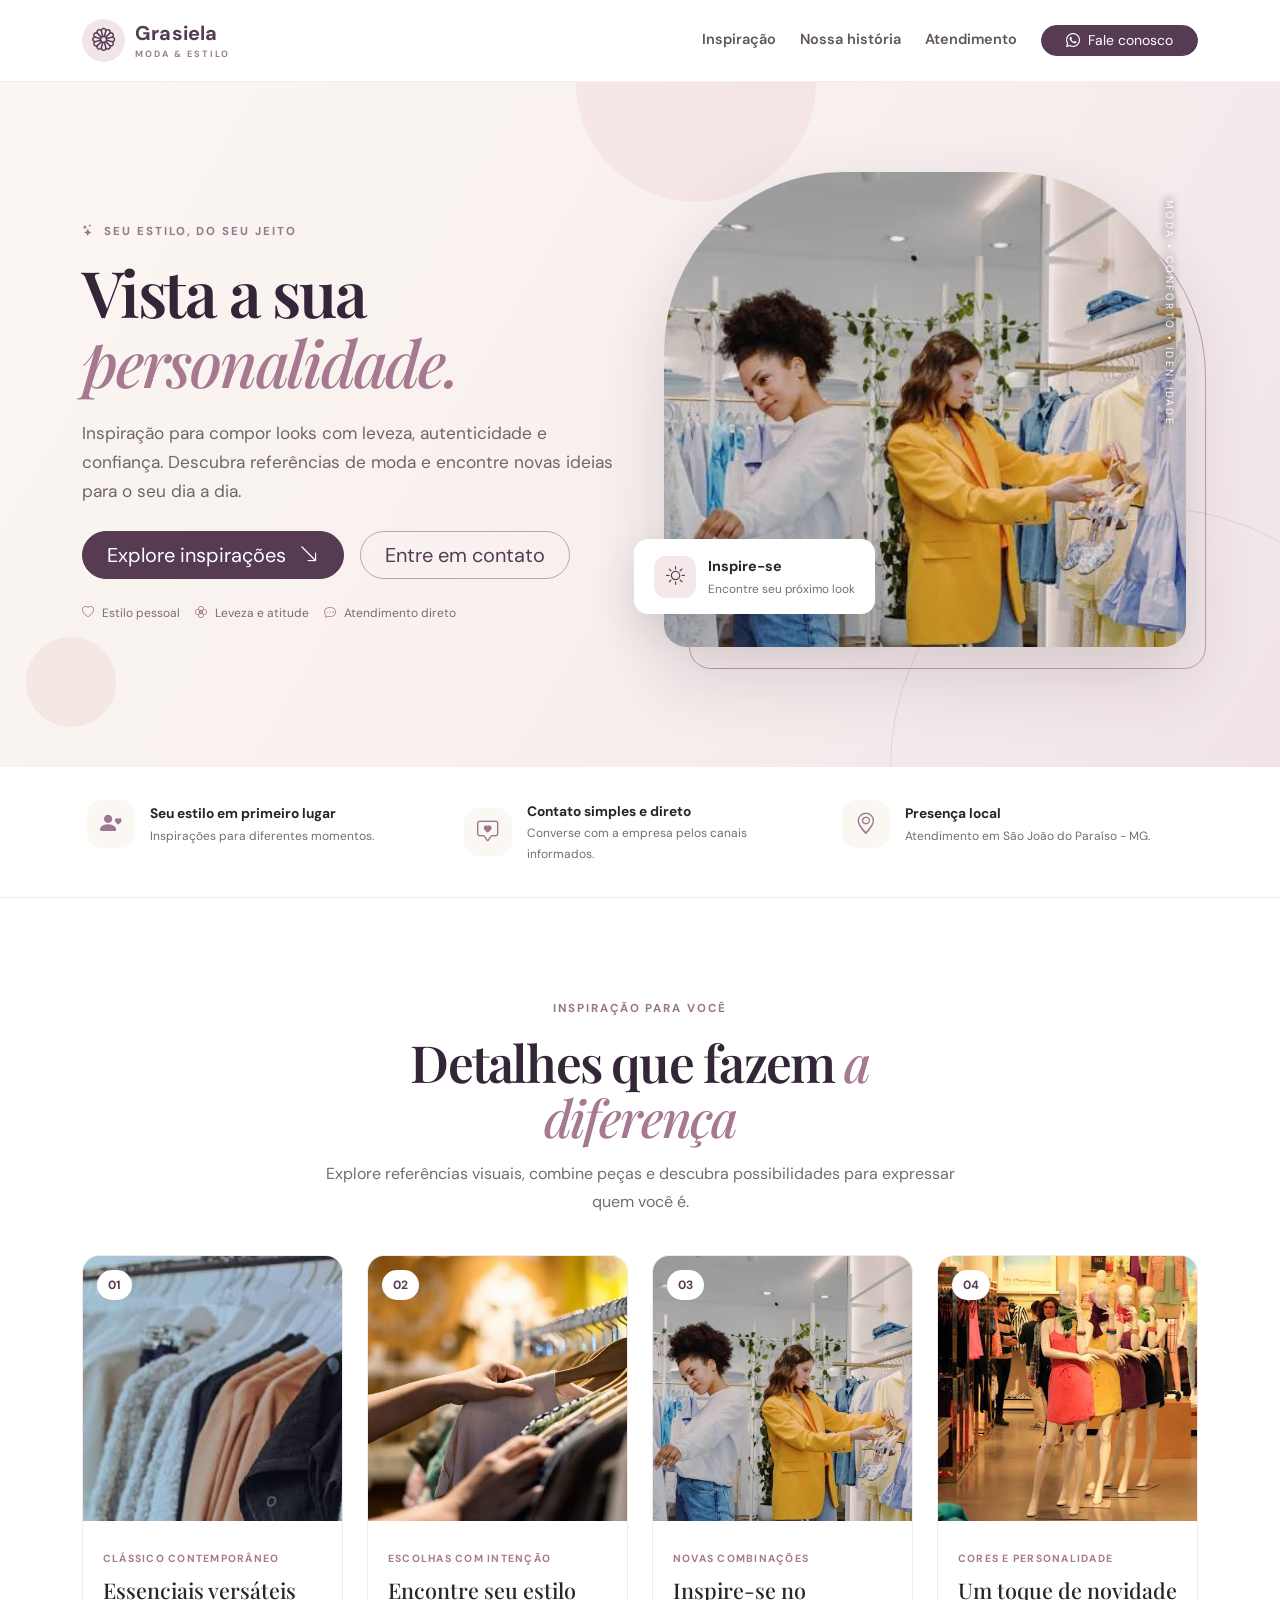
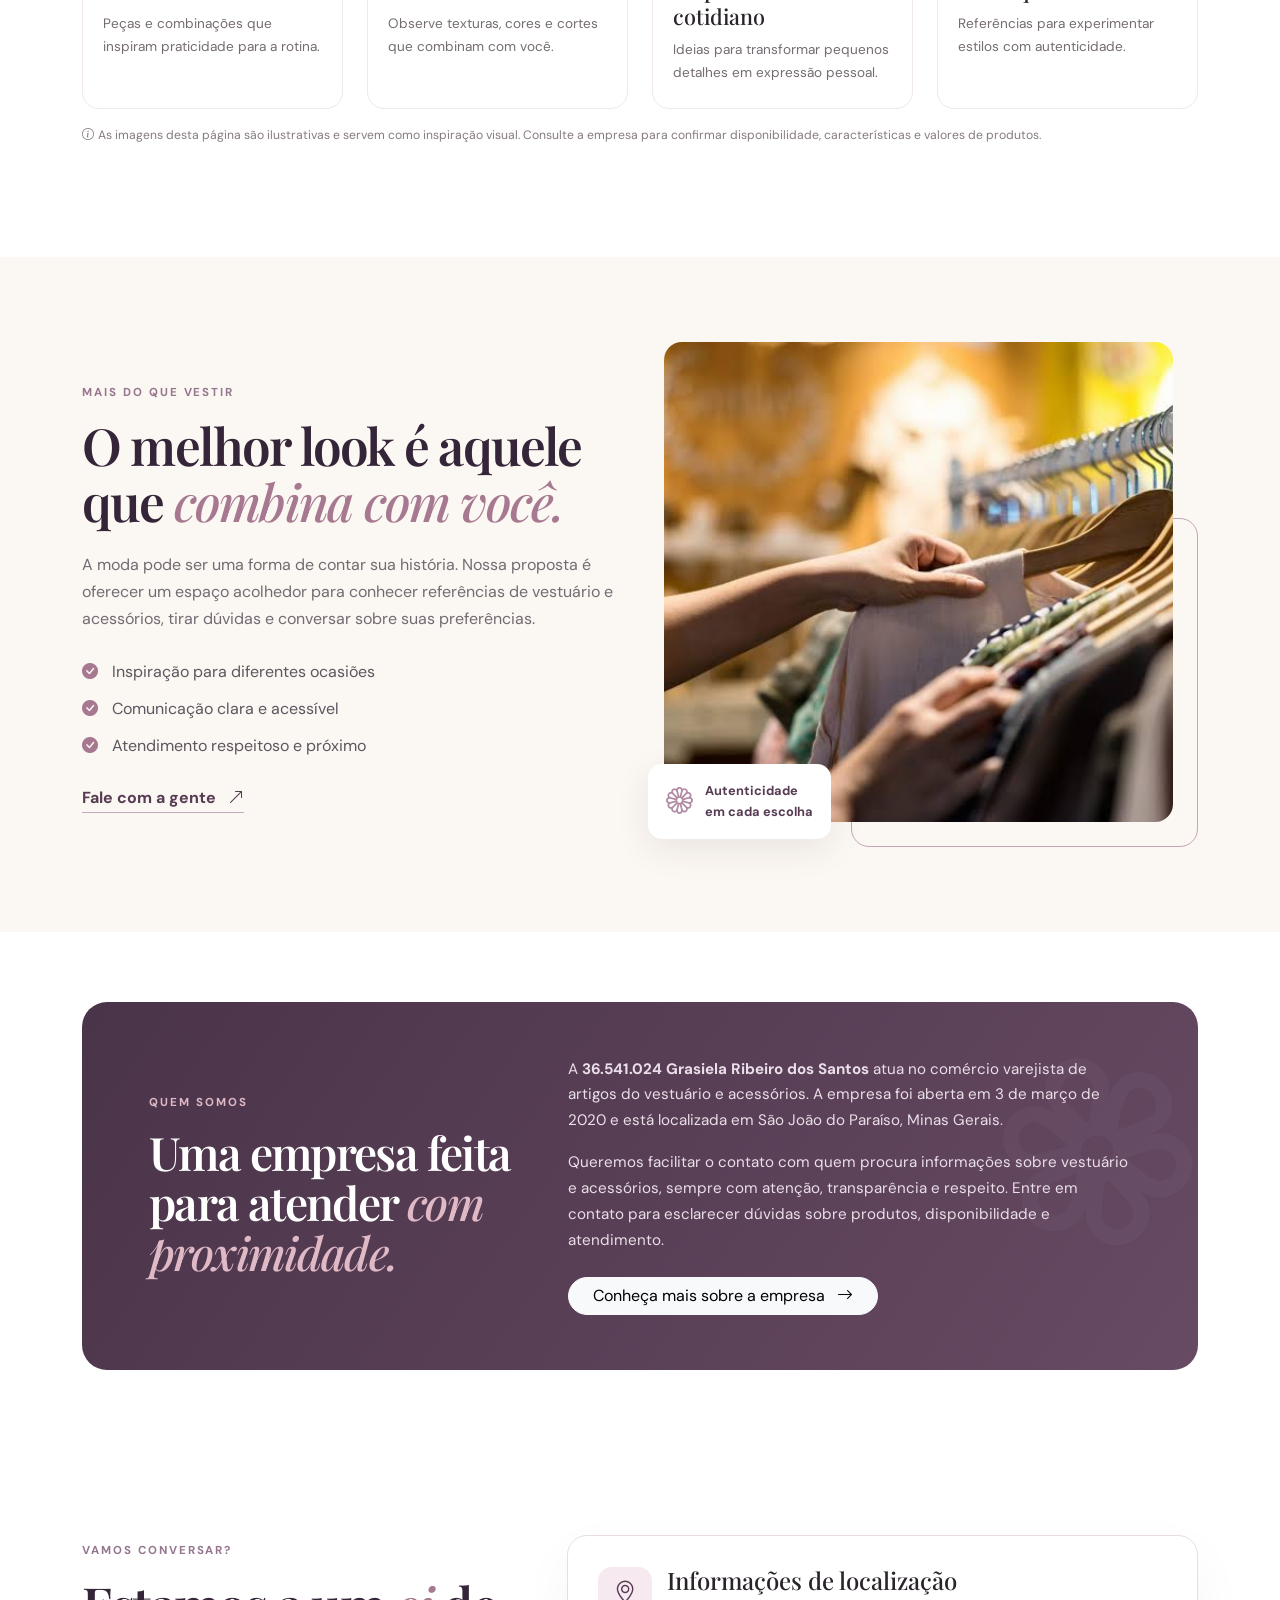
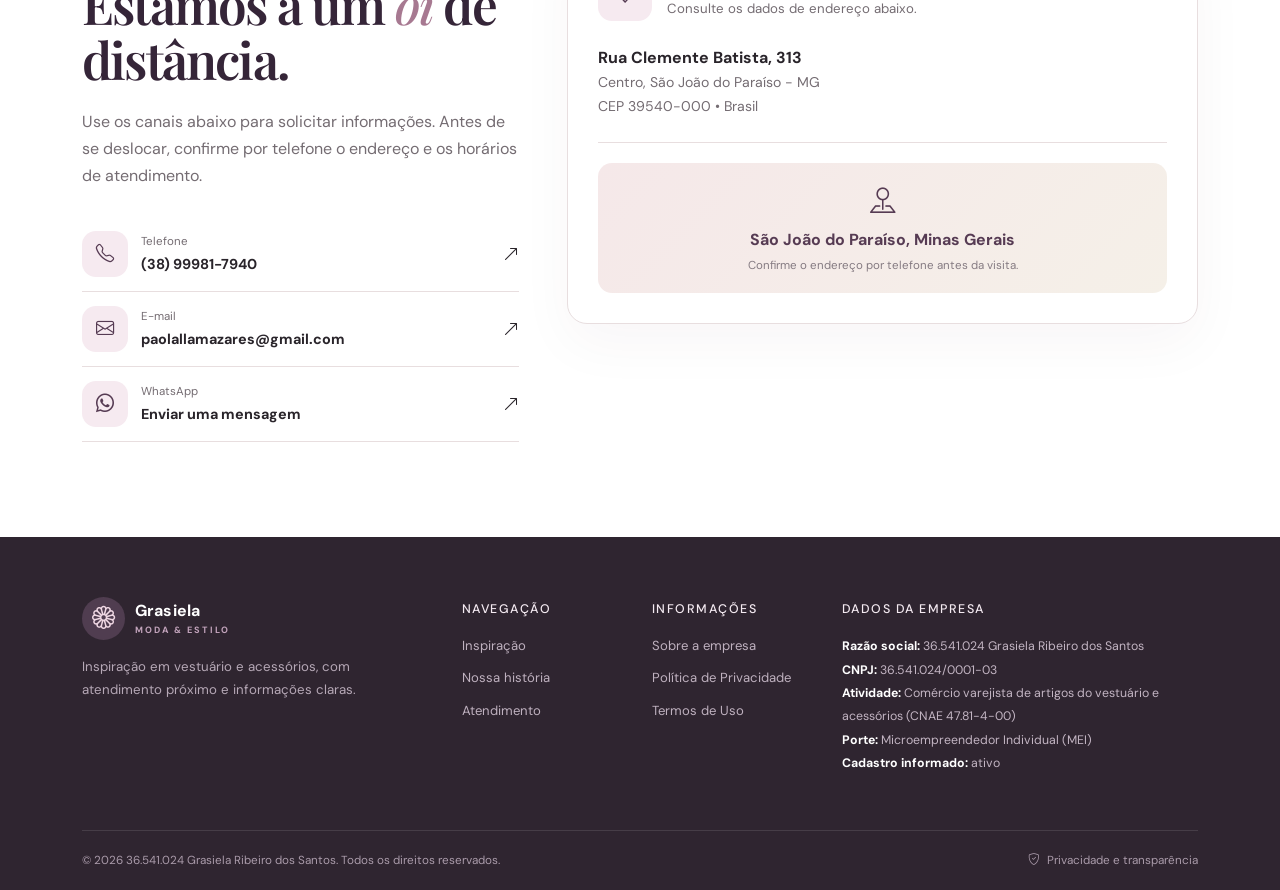
<file: index.html>
<!doctype html>
<html lang="pt-BR">
<head>
  <meta charset="utf-8">
  <meta name="viewport" content="width=device-width, initial-scale=1">
  <meta name="description" content="Conheça a 36.541.024 Grasiela Ribeiro dos Santos, comércio varejista de artigos do vestuário e acessórios em São João do Paraíso - MG.">
  <meta name="theme-color" content="#563b53">
  <title>Grasiela Ribeiro dos Santos | Moda e Estilo</title>
  <link rel="preconnect" href="https://cdn.jsdelivr.net">
  <link href="https://cdn.jsdelivr.net/npm/bootstrap@5.3.3/dist/css/bootstrap.min.css" rel="stylesheet">
  <link href="https://cdn.jsdelivr.net/npm/bootstrap-icons@1.11.3/font/bootstrap-icons.min.css" rel="stylesheet">
  <link href="styles.css" rel="stylesheet">
</head>
<body>
  <nav class="navbar navbar-expand-lg navbar-light sticky-top nav-glass">
    <div class="container">
      <a class="navbar-brand brand-mark" href="index.html" aria-label="Página inicial">
        <span class="brand-icon"><i class="bi bi-flower1"></i></span>
        <span>Grasiela <small>MODA & ESTILO</small></span>
      </a>
      <button class="navbar-toggler" type="button" data-bs-toggle="collapse" data-bs-target="#menuPrincipal" aria-controls="menuPrincipal" aria-expanded="false" aria-label="Abrir menu">
        <span class="navbar-toggler-icon"></span>
      </button>
      <div class="collapse navbar-collapse" id="menuPrincipal">
        <ul class="navbar-nav ms-auto align-items-lg-center gap-lg-2">
          <li class="nav-item"><a class="nav-link" href="#colecao">Inspiração</a></li>
          <li class="nav-item"><a class="nav-link" href="#sobre">Nossa história</a></li>
          <li class="nav-item"><a class="nav-link" href="#atendimento">Atendimento</a></li>
          <li class="nav-item ms-lg-2"><a class="btn btn-plum btn-sm rounded-pill px-4" href="https://wa.me/5538999817940" target="_blank" rel="noopener"><i class="bi bi-whatsapp me-1"></i> Fale conosco</a></li>
        </ul>
      </div>
    </div>
  </nav>

  <main>
    <section class="hero-section">
      <div class="hero-orb orb-one"></div><div class="hero-orb orb-two"></div>
      <div class="container position-relative">
        <div class="row align-items-center g-5">
          <div class="col-lg-6">
            <span class="eyebrow"><i class="bi bi-stars me-2"></i>Seu estilo, do seu jeito</span>
            <h1>Vista a sua <em>personalidade.</em></h1>
            <p class="hero-copy">Inspiração para compor looks com leveza, autenticidade e confiança. Descubra referências de moda e encontre novas ideias para o seu dia a dia.</p>
            <div class="d-flex flex-wrap gap-3 mt-4">
              <a class="btn btn-plum btn-lg rounded-pill px-4" href="#colecao">Explore inspirações <i class="bi bi-arrow-down-right ms-2"></i></a>
              <a class="btn btn-outline-plum btn-lg rounded-pill px-4" href="#atendimento">Entre em contato</a>
            </div>
            <div class="hero-trust mt-4"><span><i class="bi bi-heart"></i> Estilo pessoal</span><span><i class="bi bi-flower2"></i> Leveza e atitude</span><span><i class="bi bi-chat-dots"></i> Atendimento direto</span></div>
          </div>
          <div class="col-lg-6">
            <div class="hero-photo-wrap">
              <img src="assets/boutique-moda.jpg" class="hero-photo" alt="Duas clientes observando peças de roupas em uma loja">
              <div class="floating-note"><span class="note-icon"><i class="bi bi-sun"></i></span><div><strong>Inspire-se</strong><small>Encontre seu próximo look</small></div></div>
              <div class="photo-caption">MODA • CONFORTO • IDENTIDADE</div>
            </div>
          </div>
        </div>
      </div>
    </section>

    <section class="benefits-strip">
      <div class="container"><div class="row g-3">
        <div class="col-md-4"><div class="benefit"><i class="bi bi-person-heart"></i><div><strong>Seu estilo em primeiro lugar</strong><span>Inspirações para diferentes momentos.</span></div></div></div>
        <div class="col-md-4"><div class="benefit"><i class="bi bi-chat-square-heart"></i><div><strong>Contato simples e direto</strong><span>Converse com a empresa pelos canais informados.</span></div></div></div>
        <div class="col-md-4"><div class="benefit"><i class="bi bi-geo-alt"></i><div><strong>Presença local</strong><span>Atendimento em São João do Paraíso - MG.</span></div></div></div>
      </div></div>
    </section>

    <section class="section-pad" id="colecao">
      <div class="container">
        <div class="section-heading text-center mx-auto">
          <span class="eyebrow">Inspiração para você</span>
          <h2>Detalhes que fazem <em>a diferença</em></h2>
          <p>Explore referências visuais, combine peças e descubra possibilidades para expressar quem você é.</p>
        </div>
        <div class="row g-4 mt-2">
          <div class="col-md-6 col-lg-3"><article class="style-card"><div class="style-image"><img src="assets/arara-roupas.jpg" alt="Arara com roupas em diferentes cores e tecidos" loading="lazy"><span class="image-number">01</span></div><div class="style-content"><span class="card-kicker">Clássico contemporâneo</span><h3>Essenciais versáteis</h3><p>Peças e combinações que inspiram praticidade para a rotina.</p></div></article></div>
          <div class="col-md-6 col-lg-3"><article class="style-card"><div class="style-image"><img src="assets/escolha-roupas.jpg" alt="Pessoa escolhendo uma peça de roupa em uma arara" loading="lazy"><span class="image-number">02</span></div><div class="style-content"><span class="card-kicker">Escolhas com intenção</span><h3>Encontre seu estilo</h3><p>Observe texturas, cores e cortes que combinam com você.</p></div></article></div>
          <div class="col-md-6 col-lg-3"><article class="style-card"><div class="style-image"><img src="assets/boutique-moda.jpg" alt="Ambiente de loja com roupas organizadas" loading="lazy"><span class="image-number">03</span></div><div class="style-content"><span class="card-kicker">Novas combinações</span><h3>Inspire-se no cotidiano</h3><p>Ideias para transformar pequenos detalhes em expressão pessoal.</p></div></article></div>
          <div class="col-md-6 col-lg-3"><article class="style-card"><div class="style-image"><img src="assets/vitrine-moda.jpg" alt="Vitrine de loja com manequins e looks coloridos" loading="lazy"><span class="image-number">04</span></div><div class="style-content"><span class="card-kicker">Cores e personalidade</span><h3>Um toque de novidade</h3><p>Referências para experimentar estilos com autenticidade.</p></div></article></div>
        </div>
        <p class="image-disclaimer mt-3"><i class="bi bi-info-circle me-1"></i>As imagens desta página são ilustrativas e servem como inspiração visual. Consulte a empresa para confirmar disponibilidade, características e valores de produtos.</p>
      </div>
    </section>

    <section class="editorial-section">
      <div class="container"><div class="row align-items-center g-5">
        <div class="col-lg-6 order-lg-2"><div class="editorial-image"><img src="assets/escolha-roupas.jpg" alt="Pessoa escolhendo roupas em uma loja" loading="lazy"><div class="editorial-stamp"><i class="bi bi-flower1"></i><span>Autenticidade<br>em cada escolha</span></div></div></div>
        <div class="col-lg-6 order-lg-1"><span class="eyebrow">Mais do que vestir</span><h2>O melhor look é aquele que <em>combina com você.</em></h2><p class="large-copy">A moda pode ser uma forma de contar sua história. Nossa proposta é oferecer um espaço acolhedor para conhecer referências de vestuário e acessórios, tirar dúvidas e conversar sobre suas preferências.</p><ul class="check-list"><li><i class="bi bi-check-circle-fill"></i> Inspiração para diferentes ocasiões</li><li><i class="bi bi-check-circle-fill"></i> Comunicação clara e acessível</li><li><i class="bi bi-check-circle-fill"></i> Atendimento respeitoso e próximo</li></ul><a href="https://wa.me/5538999817940" target="_blank" rel="noopener" class="text-link">Fale com a gente <i class="bi bi-arrow-up-right"></i></a></div>
      </div></div>
    </section>

    <section class="about-section section-pad" id="sobre">
      <div class="container"><div class="about-panel">
        <div class="about-decoration"><i class="bi bi-flower3"></i></div>
        <div class="row align-items-center g-4">
          <div class="col-lg-5"><span class="eyebrow eyebrow-light">Quem somos</span><h2>Uma empresa feita para atender <em>com proximidade.</em></h2></div>
          <div class="col-lg-7"><p>A <strong>36.541.024 Grasiela Ribeiro dos Santos</strong> atua no comércio varejista de artigos do vestuário e acessórios. A empresa foi aberta em 3 de março de 2020 e está localizada em São João do Paraíso, Minas Gerais.</p><p>Queremos facilitar o contato com quem procura informações sobre vestuário e acessórios, sempre com atenção, transparência e respeito. Entre em contato para esclarecer dúvidas sobre produtos, disponibilidade e atendimento.</p><a href="sobre.html" class="btn btn-light rounded-pill px-4 mt-2">Conheça mais sobre a empresa <i class="bi bi-arrow-right ms-2"></i></a></div>
        </div>
      </div></div>
    </section>

    <section class="contact-section section-pad" id="atendimento">
      <div class="container"><div class="row g-5 align-items-start">
        <div class="col-lg-5"><span class="eyebrow">Vamos conversar?</span><h2>Estamos a um <em>oi</em> de distância.</h2><p>Use os canais abaixo para solicitar informações. Antes de se deslocar, confirme por telefone o endereço e os horários de atendimento.</p>
          <a class="contact-line" href="tel:+5538999817940"><span class="contact-icon"><i class="bi bi-telephone"></i></span><span><small>Telefone</small><strong>(38) 99981-7940</strong></span><i class="bi bi-arrow-up-right ms-auto"></i></a>
          <a class="contact-line" href="mailto:paolallamazares@gmail.com"><span class="contact-icon"><i class="bi bi-envelope"></i></span><span><small>E-mail</small><strong>paolallamazares@gmail.com</strong></span><i class="bi bi-arrow-up-right ms-auto"></i></a>
          <a class="contact-line" href="https://wa.me/5538999817940" target="_blank" rel="noopener"><span class="contact-icon"><i class="bi bi-whatsapp"></i></span><span><small>WhatsApp</small><strong>Enviar uma mensagem</strong></span><i class="bi bi-arrow-up-right ms-auto"></i></a>
        </div>
        <div class="col-lg-7"><div class="contact-card"><div class="contact-card-head"><span class="contact-icon large"><i class="bi bi-geo-alt"></i></span><div><h3>Informações de localização</h3><p>Consulte os dados de endereço abaixo.</p></div></div><div class="address-block"><strong>Rua Clemente Batista, 313</strong><span>Centro, São João do Paraíso - MG</span><span>CEP 39540-000 • Brasil</span></div><div class="map-placeholder"><i class="bi bi-pin-map"></i><span>São João do Paraíso, Minas Gerais</span><small>Confirme o endereço por telefone antes da visita.</small></div></div></div>
      </div></div>
    </section>
  </main>

  <footer class="site-footer">
    <div class="container">
      <div class="row gy-4">
        <div class="col-lg-4"><a class="navbar-brand brand-mark footer-brand" href="index.html"><span class="brand-icon"><i class="bi bi-flower1"></i></span><span>Grasiela <small>MODA & ESTILO</small></span></a><p class="footer-about mt-3">Inspiração em vestuário e acessórios, com atendimento próximo e informações claras.</p></div>
        <div class="col-6 col-lg-2"><h4>Navegação</h4><a href="#colecao">Inspiração</a><a href="#sobre">Nossa história</a><a href="#atendimento">Atendimento</a></div>
        <div class="col-6 col-lg-2"><h4>Informações</h4><a href="sobre.html">Sobre a empresa</a><a href="privacidade.html">Política de Privacidade</a><a href="termos.html">Termos de Uso</a></div>
        <div class="col-lg-4"><h4>Dados da empresa</h4><p class="company-data"><strong>Razão social:</strong> 36.541.024 Grasiela Ribeiro dos Santos<br><strong>CNPJ:</strong> 36.541.024/0001-03<br><strong>Atividade:</strong> Comércio varejista de artigos do vestuário e acessórios (CNAE 47.81-4-00)<br><strong>Porte:</strong> Microempreendedor Individual (MEI)<br><strong>Cadastro informado:</strong> ativo</p></div>
      </div>
      <div class="footer-bottom"><span>© <span id="anoAtual">2026</span> 36.541.024 Grasiela Ribeiro dos Santos. Todos os direitos reservados.</span><span><i class="bi bi-shield-check me-1"></i> Privacidade e transparência</span></div>
    </div>
  </footer>
  <script src="https://cdn.jsdelivr.net/npm/bootstrap@5.3.3/dist/js/bootstrap.bundle.min.js"></script>
  <script>document.getElementById('anoAtual').textContent = new Date().getFullYear();</script>
</body>
</html>
</file>
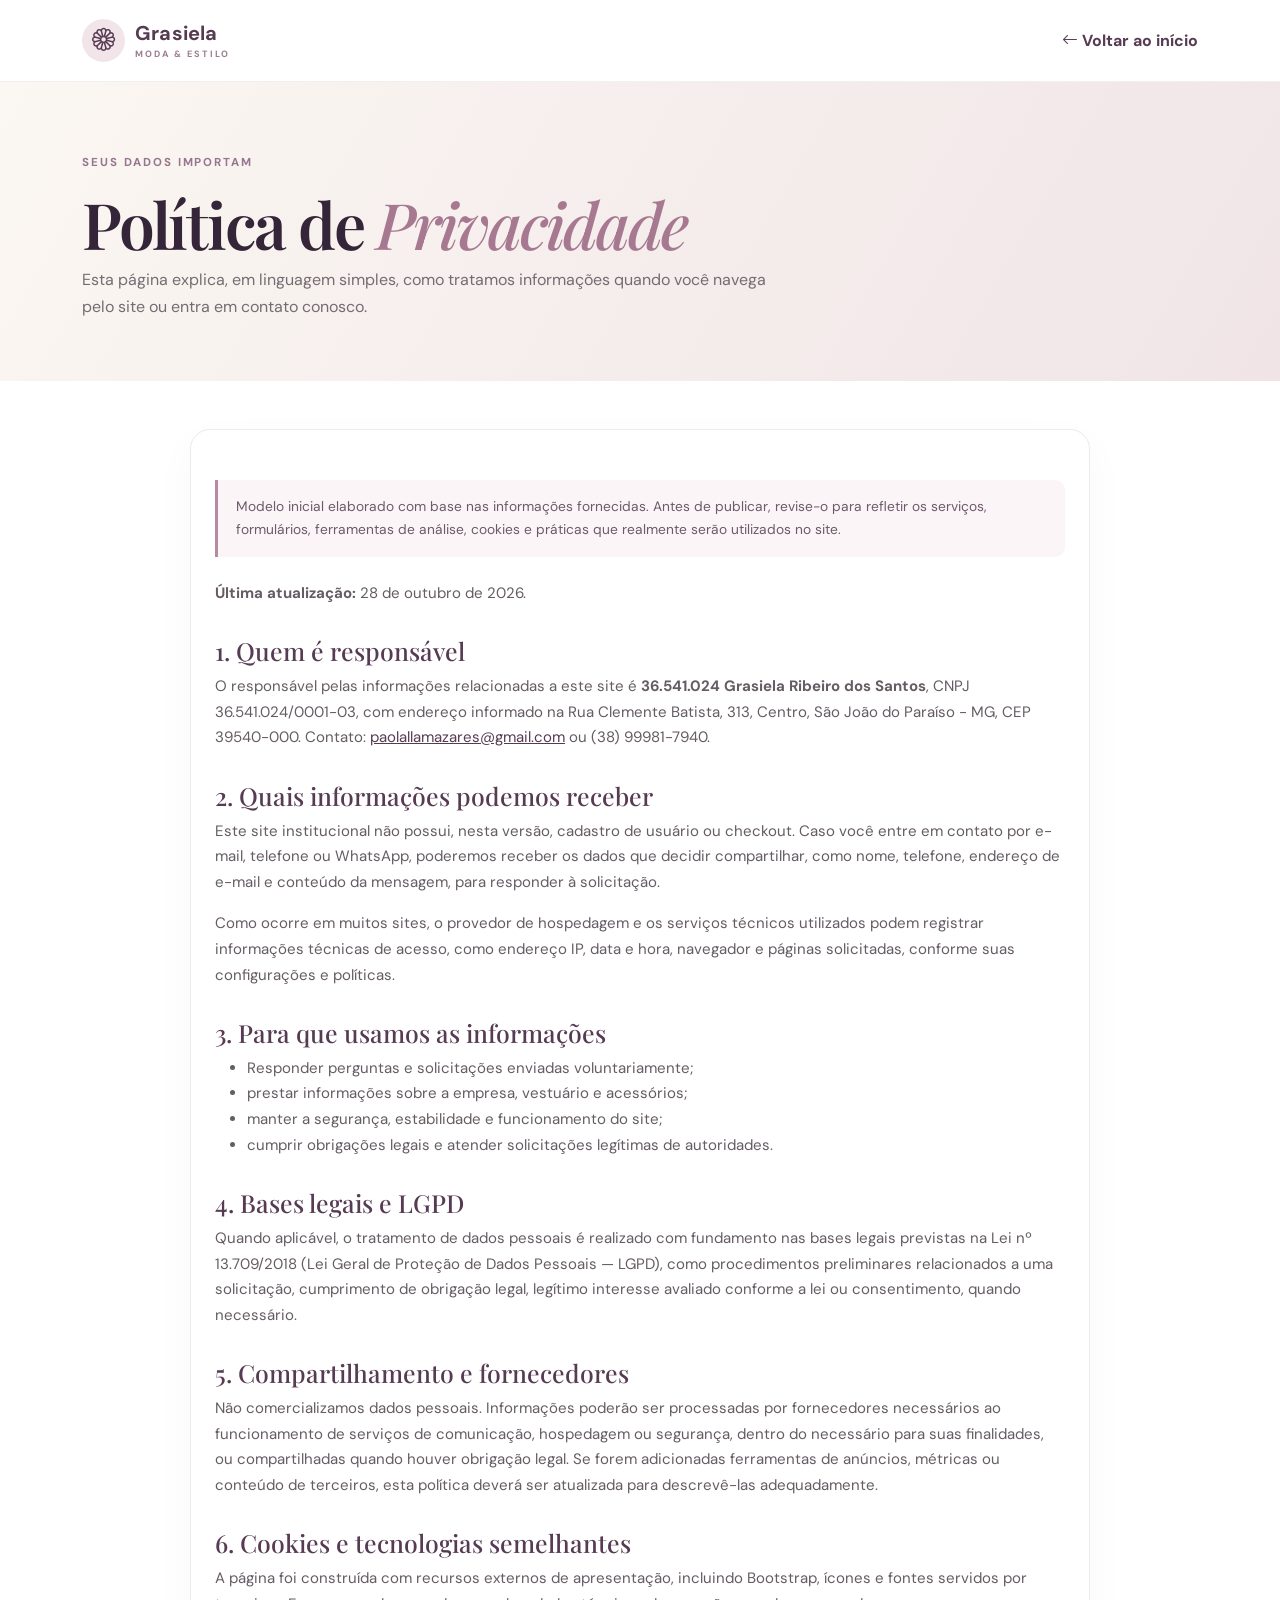
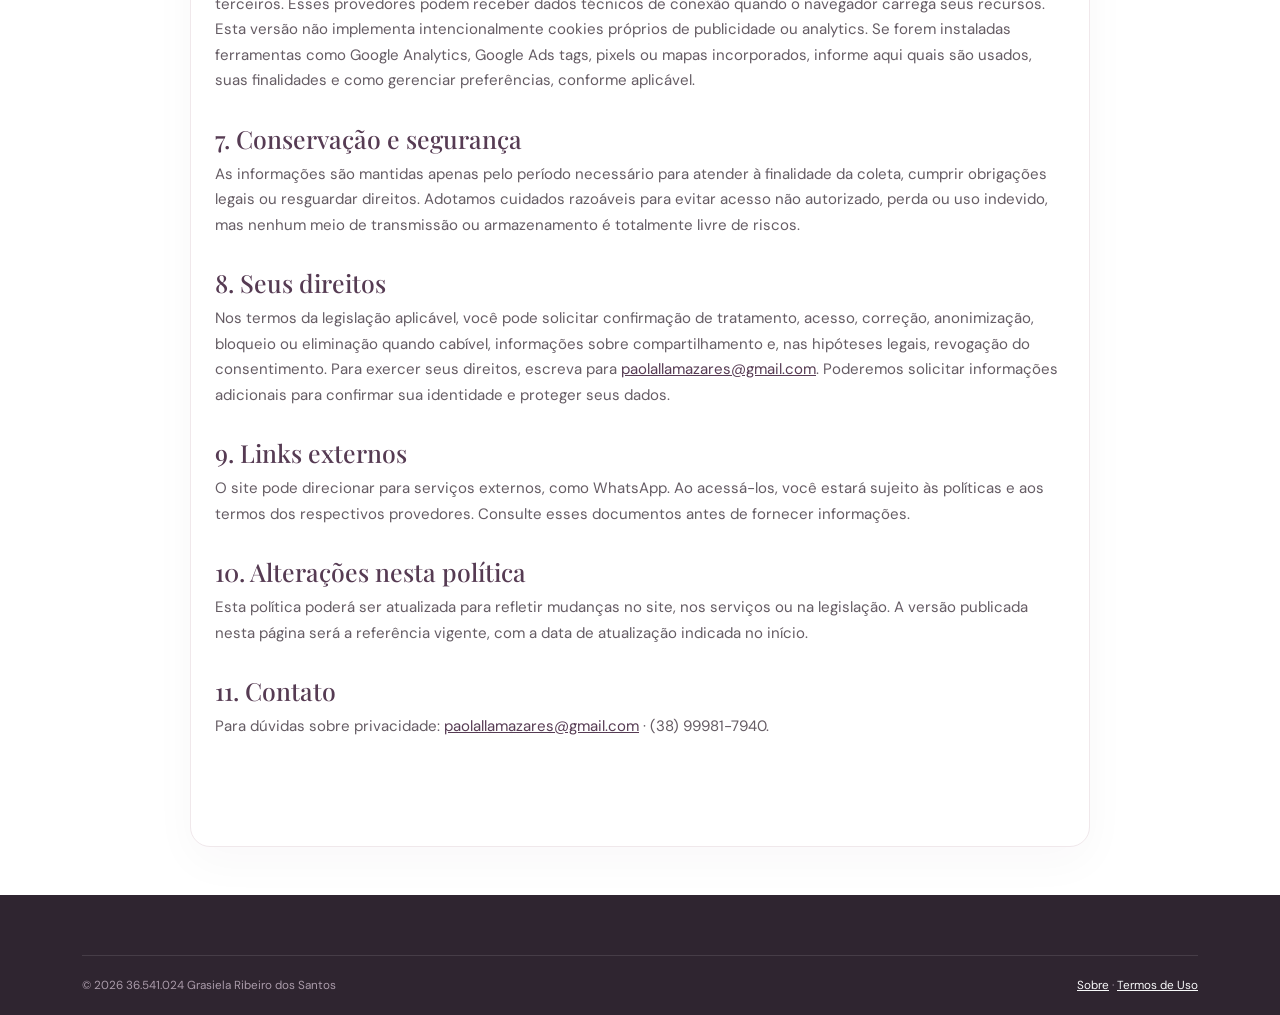
<file: privacidade.html>
<!doctype html>
<html lang="pt-BR"><head><meta charset="utf-8"><meta name="viewport" content="width=device-width, initial-scale=1"><meta name="description" content="Política de Privacidade da 36.541.024 Grasiela Ribeiro dos Santos."><title>Política de Privacidade | Grasiela Ribeiro dos Santos</title><link href="https://cdn.jsdelivr.net/npm/bootstrap@5.3.3/dist/css/bootstrap.min.css" rel="stylesheet"><link href="https://cdn.jsdelivr.net/npm/bootstrap-icons@1.11.3/font/bootstrap-icons.min.css" rel="stylesheet"><link href="styles.css" rel="stylesheet"></head>
<body><nav class="navbar navbar-expand-lg navbar-light nav-glass"><div class="container"><a class="navbar-brand brand-mark" href="index.html"><span class="brand-icon"><i class="bi bi-flower1"></i></span><span>Grasiela <small>MODA & ESTILO</small></span></a><a class="back-home ms-auto" href="index.html"><i class="bi bi-arrow-left me-1"></i>Voltar ao início</a></div></nav>
<header class="legal-hero"><div class="container"><span class="eyebrow">Seus dados importam</span><h1>Política de <em>Privacidade</em></h1><p>Esta página explica, em linguagem simples, como tratamos informações quando você navega pelo site ou entra em contato conosco.</p></div></header>
<main class="container py-5"><article class="legal-content"><div class="legal-alert mb-4">Modelo inicial elaborado com base nas informações fornecidas. Antes de publicar, revise-o para refletir os serviços, formulários, ferramentas de análise, cookies e práticas que realmente serão utilizados no site.</div><p><strong>Última atualização:</strong> 28 de outubro de 2026.</p><h2>1. Quem é responsável</h2><p>O responsável pelas informações relacionadas a este site é <strong>36.541.024 Grasiela Ribeiro dos Santos</strong>, CNPJ 36.541.024/0001-03, com endereço informado na Rua Clemente Batista, 313, Centro, São João do Paraíso - MG, CEP 39540-000. Contato: <a href="mailto:paolallamazares@gmail.com">paolallamazares@gmail.com</a> ou (38) 99981-7940.</p><h2>2. Quais informações podemos receber</h2><p>Este site institucional não possui, nesta versão, cadastro de usuário ou checkout. Caso você entre em contato por e-mail, telefone ou WhatsApp, poderemos receber os dados que decidir compartilhar, como nome, telefone, endereço de e-mail e conteúdo da mensagem, para responder à solicitação.</p><p>Como ocorre em muitos sites, o provedor de hospedagem e os serviços técnicos utilizados podem registrar informações técnicas de acesso, como endereço IP, data e hora, navegador e páginas solicitadas, conforme suas configurações e políticas.</p><h2>3. Para que usamos as informações</h2><ul><li>Responder perguntas e solicitações enviadas voluntariamente;</li><li>prestar informações sobre a empresa, vestuário e acessórios;</li><li>manter a segurança, estabilidade e funcionamento do site;</li><li>cumprir obrigações legais e atender solicitações legítimas de autoridades.</li></ul><h2>4. Bases legais e LGPD</h2><p>Quando aplicável, o tratamento de dados pessoais é realizado com fundamento nas bases legais previstas na Lei nº 13.709/2018 (Lei Geral de Proteção de Dados Pessoais — LGPD), como procedimentos preliminares relacionados a uma solicitação, cumprimento de obrigação legal, legítimo interesse avaliado conforme a lei ou consentimento, quando necessário.</p><h2>5. Compartilhamento e fornecedores</h2><p>Não comercializamos dados pessoais. Informações poderão ser processadas por fornecedores necessários ao funcionamento de serviços de comunicação, hospedagem ou segurança, dentro do necessário para suas finalidades, ou compartilhadas quando houver obrigação legal. Se forem adicionadas ferramentas de anúncios, métricas ou conteúdo de terceiros, esta política deverá ser atualizada para descrevê-las adequadamente.</p><h2>6. Cookies e tecnologias semelhantes</h2><p>A página foi construída com recursos externos de apresentação, incluindo Bootstrap, ícones e fontes servidos por terceiros. Esses provedores podem receber dados técnicos de conexão quando o navegador carrega seus recursos. Esta versão não implementa intencionalmente cookies próprios de publicidade ou analytics. Se forem instaladas ferramentas como Google Analytics, Google Ads tags, pixels ou mapas incorporados, informe aqui quais são usados, suas finalidades e como gerenciar preferências, conforme aplicável.</p><h2>7. Conservação e segurança</h2><p>As informações são mantidas apenas pelo período necessário para atender à finalidade da coleta, cumprir obrigações legais ou resguardar direitos. Adotamos cuidados razoáveis para evitar acesso não autorizado, perda ou uso indevido, mas nenhum meio de transmissão ou armazenamento é totalmente livre de riscos.</p><h2>8. Seus direitos</h2><p>Nos termos da legislação aplicável, você pode solicitar confirmação de tratamento, acesso, correção, anonimização, bloqueio ou eliminação quando cabível, informações sobre compartilhamento e, nas hipóteses legais, revogação do consentimento. Para exercer seus direitos, escreva para <a href="mailto:paolallamazares@gmail.com">paolallamazares@gmail.com</a>. Poderemos solicitar informações adicionais para confirmar sua identidade e proteger seus dados.</p><h2>9. Links externos</h2><p>O site pode direcionar para serviços externos, como WhatsApp. Ao acessá-los, você estará sujeito às políticas e aos termos dos respectivos provedores. Consulte esses documentos antes de fornecer informações.</p><h2>10. Alterações nesta política</h2><p>Esta política poderá ser atualizada para refletir mudanças no site, nos serviços ou na legislação. A versão publicada nesta página será a referência vigente, com a data de atualização indicada no início.</p><h2>11. Contato</h2><p>Para dúvidas sobre privacidade: <a href="mailto:paolallamazares@gmail.com">paolallamazares@gmail.com</a> · (38) 99981-7940.</p></article></main>
<footer class="site-footer"><div class="container"><div class="footer-bottom mt-0"><span>© <span id="anoAtual">2026</span> 36.541.024 Grasiela Ribeiro dos Santos</span><span><a href="sobre.html" class="text-light">Sobre</a> · <a href="termos.html" class="text-light">Termos de Uso</a></span></div></div></footer><script>document.getElementById('anoAtual').textContent=new Date().getFullYear();</script></body></html>
</file>
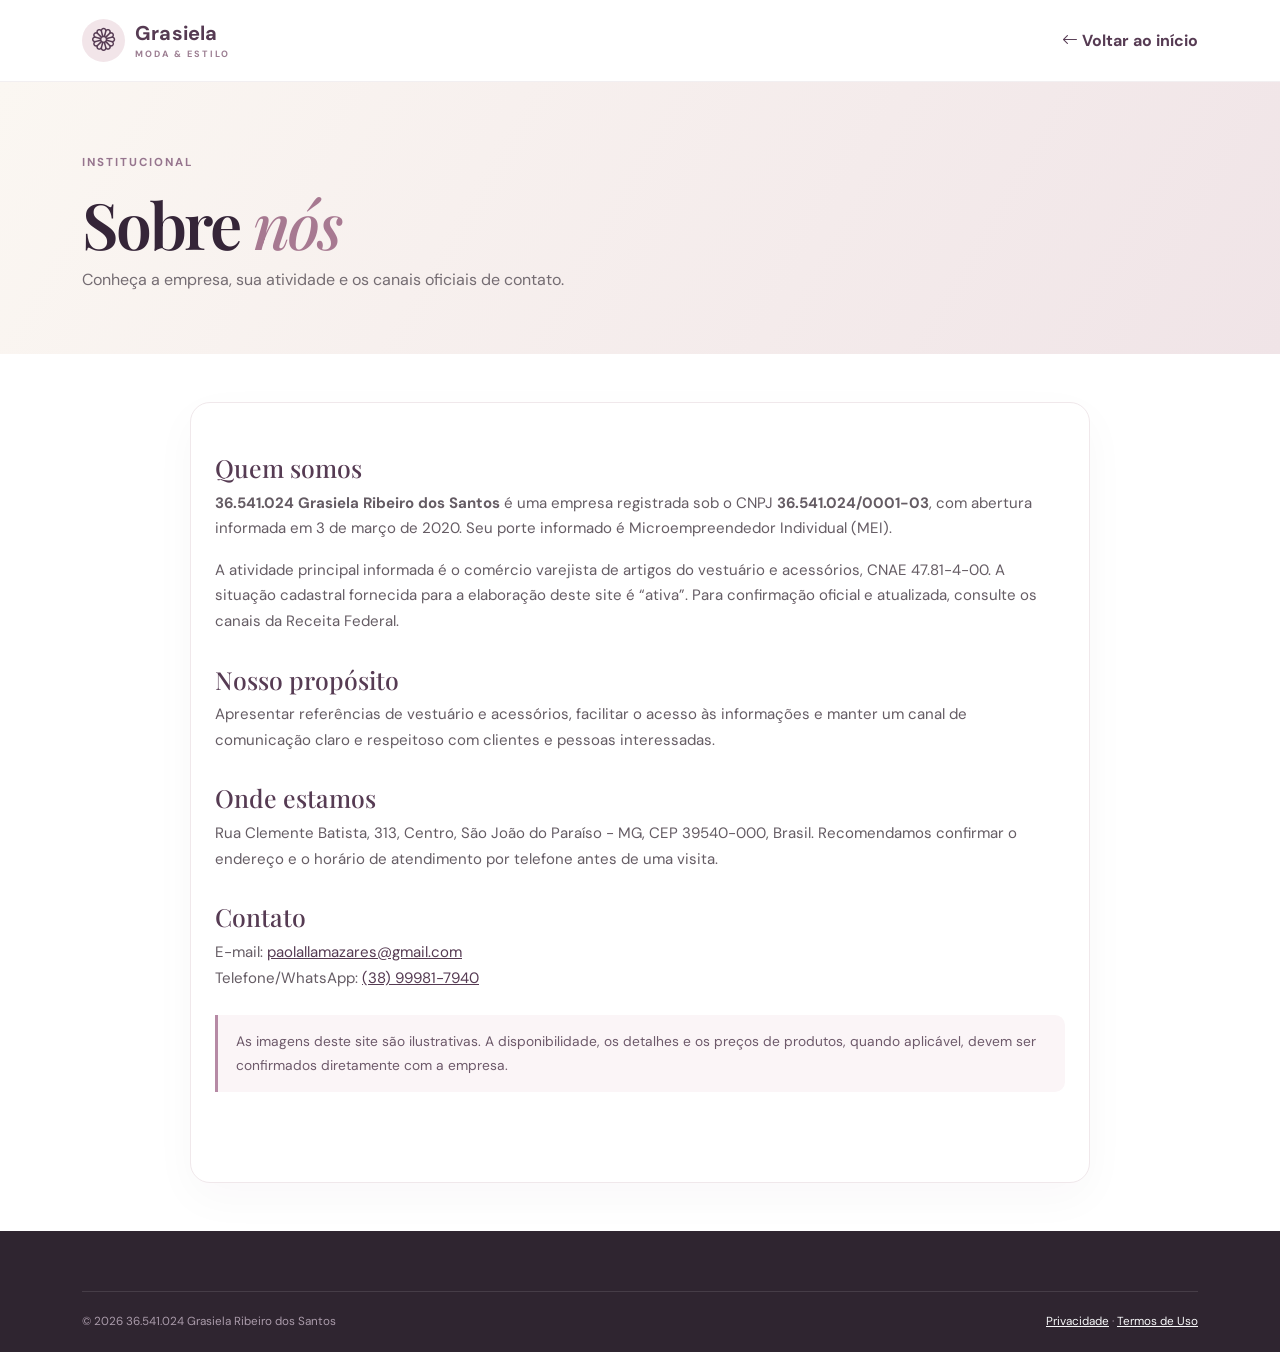
<file: sobre.html>
<!doctype html>
<html lang="pt-BR"><head><meta charset="utf-8"><meta name="viewport" content="width=device-width, initial-scale=1"><meta name="description" content="Informações institucionais sobre 36.541.024 Grasiela Ribeiro dos Santos."><title>Sobre a empresa | Grasiela Ribeiro dos Santos</title><link href="https://cdn.jsdelivr.net/npm/bootstrap@5.3.3/dist/css/bootstrap.min.css" rel="stylesheet"><link href="https://cdn.jsdelivr.net/npm/bootstrap-icons@1.11.3/font/bootstrap-icons.min.css" rel="stylesheet"><link href="styles.css" rel="stylesheet"></head>
<body><nav class="navbar navbar-expand-lg navbar-light nav-glass"><div class="container"><a class="navbar-brand brand-mark" href="index.html"><span class="brand-icon"><i class="bi bi-flower1"></i></span><span>Grasiela <small>MODA & ESTILO</small></span></a><a class="back-home ms-auto" href="index.html"><i class="bi bi-arrow-left me-1"></i>Voltar ao início</a></div></nav>
<header class="legal-hero"><div class="container"><span class="eyebrow">Institucional</span><h1>Sobre <em>nós</em></h1><p>Conheça a empresa, sua atividade e os canais oficiais de contato.</p></div></header>
<main class="container py-5"><article class="legal-content"><h2>Quem somos</h2><p><strong>36.541.024 Grasiela Ribeiro dos Santos</strong> é uma empresa registrada sob o CNPJ <strong>36.541.024/0001-03</strong>, com abertura informada em 3 de março de 2020. Seu porte informado é Microempreendedor Individual (MEI).</p><p>A atividade principal informada é o comércio varejista de artigos do vestuário e acessórios, CNAE 47.81-4-00. A situação cadastral fornecida para a elaboração deste site é “ativa”. Para confirmação oficial e atualizada, consulte os canais da Receita Federal.</p><h2>Nosso propósito</h2><p>Apresentar referências de vestuário e acessórios, facilitar o acesso às informações e manter um canal de comunicação claro e respeitoso com clientes e pessoas interessadas.</p><h2>Onde estamos</h2><p>Rua Clemente Batista, 313, Centro, São João do Paraíso - MG, CEP 39540-000, Brasil. Recomendamos confirmar o endereço e o horário de atendimento por telefone antes de uma visita.</p><h2>Contato</h2><p>E-mail: <a href="mailto:paolallamazares@gmail.com">paolallamazares@gmail.com</a><br>Telefone/WhatsApp: <a href="https://wa.me/5538999817940" target="_blank" rel="noopener">(38) 99981-7940</a></p><div class="legal-alert mt-4">As imagens deste site são ilustrativas. A disponibilidade, os detalhes e os preços de produtos, quando aplicável, devem ser confirmados diretamente com a empresa.</div></article></main>
<footer class="site-footer"><div class="container"><div class="footer-bottom mt-0"><span>© <span id="anoAtual">2026</span> 36.541.024 Grasiela Ribeiro dos Santos</span><span><a href="privacidade.html" class="text-light">Privacidade</a> · <a href="termos.html" class="text-light">Termos de Uso</a></span></div></div></footer><script>document.getElementById('anoAtual').textContent=new Date().getFullYear();</script></body></html>
</file>
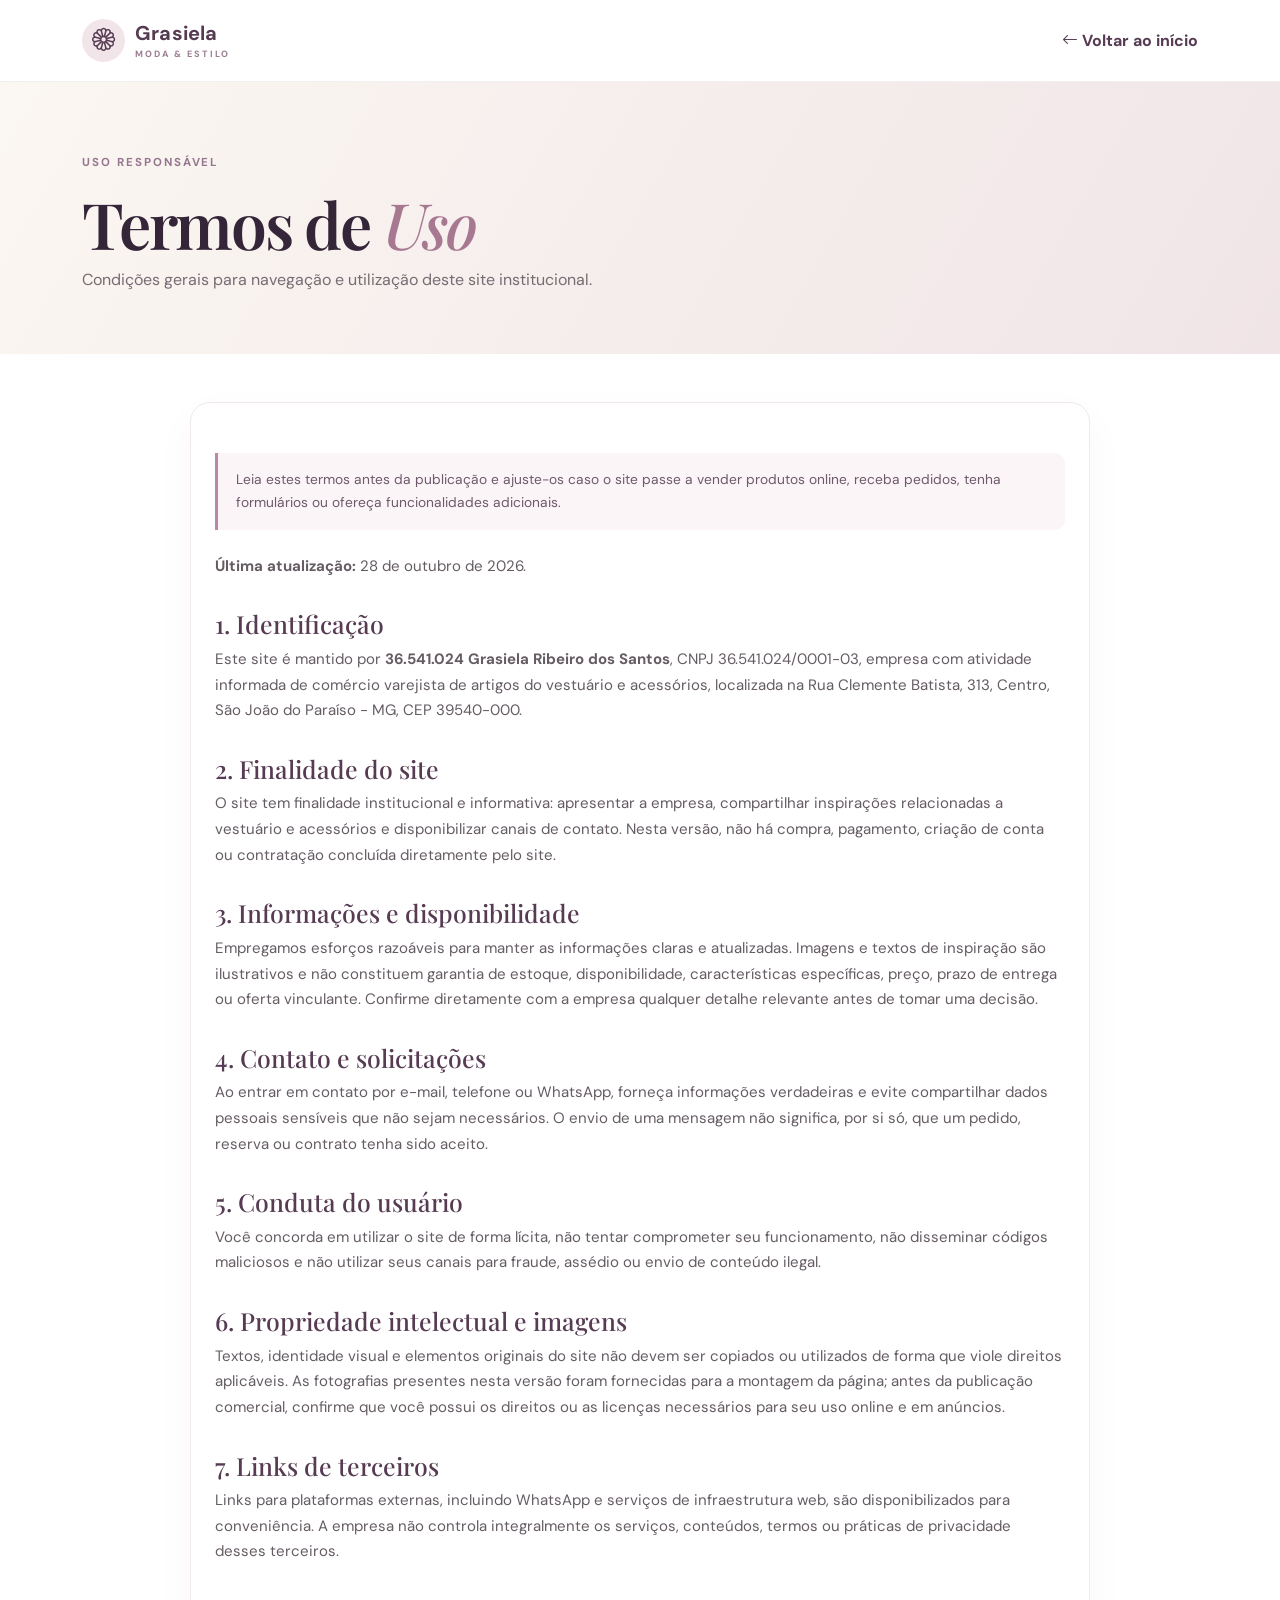
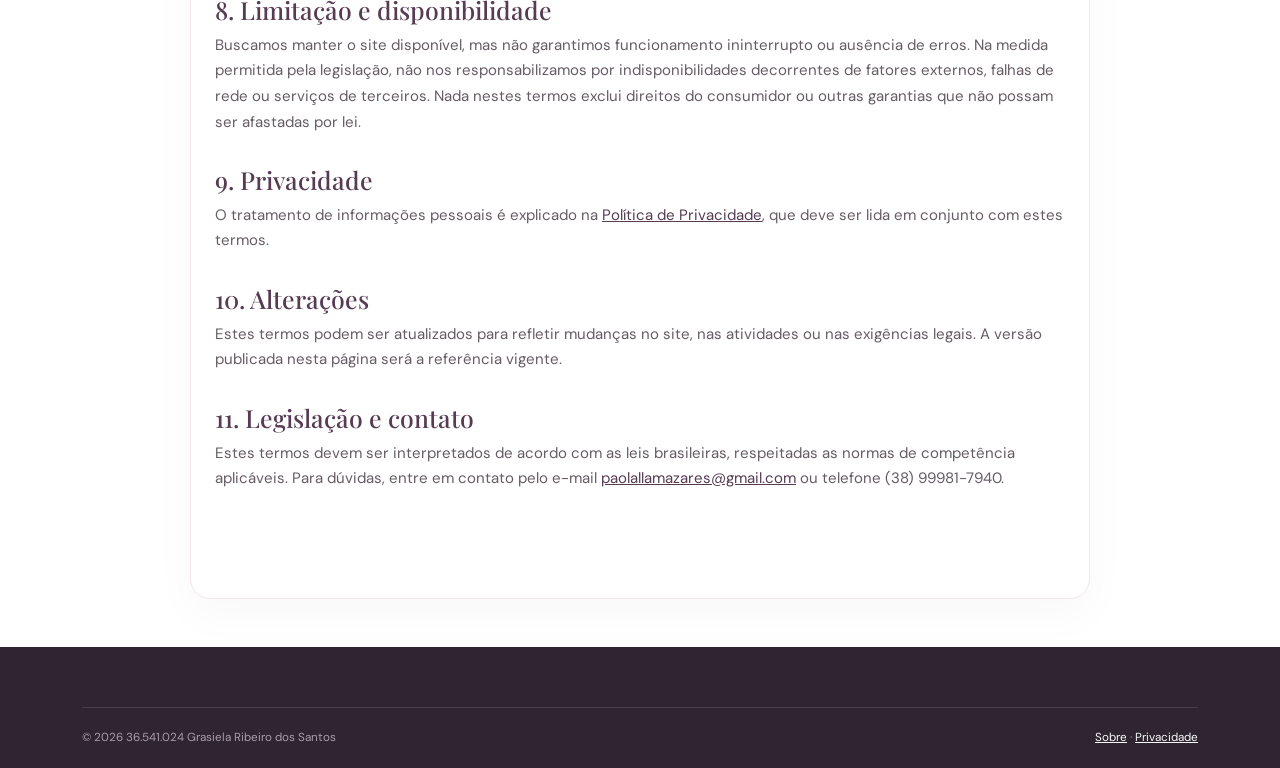
<file: termos.html>
<!doctype html>
<html lang="pt-BR"><head><meta charset="utf-8"><meta name="viewport" content="width=device-width, initial-scale=1"><meta name="description" content="Termos de Uso do site 36.541.024 Grasiela Ribeiro dos Santos."><title>Termos de Uso | Grasiela Ribeiro dos Santos</title><link href="https://cdn.jsdelivr.net/npm/bootstrap@5.3.3/dist/css/bootstrap.min.css" rel="stylesheet"><link href="https://cdn.jsdelivr.net/npm/bootstrap-icons@1.11.3/font/bootstrap-icons.min.css" rel="stylesheet"><link href="styles.css" rel="stylesheet"></head>
<body><nav class="navbar navbar-expand-lg navbar-light nav-glass"><div class="container"><a class="navbar-brand brand-mark" href="index.html"><span class="brand-icon"><i class="bi bi-flower1"></i></span><span>Grasiela <small>MODA & ESTILO</small></span></a><a class="back-home ms-auto" href="index.html"><i class="bi bi-arrow-left me-1"></i>Voltar ao início</a></div></nav>
<header class="legal-hero"><div class="container"><span class="eyebrow">Uso responsável</span><h1>Termos de <em>Uso</em></h1><p>Condições gerais para navegação e utilização deste site institucional.</p></div></header>
<main class="container py-5"><article class="legal-content"><div class="legal-alert mb-4">Leia estes termos antes da publicação e ajuste-os caso o site passe a vender produtos online, receba pedidos, tenha formulários ou ofereça funcionalidades adicionais.</div><p><strong>Última atualização:</strong> 28 de outubro de 2026.</p><h2>1. Identificação</h2><p>Este site é mantido por <strong>36.541.024 Grasiela Ribeiro dos Santos</strong>, CNPJ 36.541.024/0001-03, empresa com atividade informada de comércio varejista de artigos do vestuário e acessórios, localizada na Rua Clemente Batista, 313, Centro, São João do Paraíso - MG, CEP 39540-000.</p><h2>2. Finalidade do site</h2><p>O site tem finalidade institucional e informativa: apresentar a empresa, compartilhar inspirações relacionadas a vestuário e acessórios e disponibilizar canais de contato. Nesta versão, não há compra, pagamento, criação de conta ou contratação concluída diretamente pelo site.</p><h2>3. Informações e disponibilidade</h2><p>Empregamos esforços razoáveis para manter as informações claras e atualizadas. Imagens e textos de inspiração são ilustrativos e não constituem garantia de estoque, disponibilidade, características específicas, preço, prazo de entrega ou oferta vinculante. Confirme diretamente com a empresa qualquer detalhe relevante antes de tomar uma decisão.</p><h2>4. Contato e solicitações</h2><p>Ao entrar em contato por e-mail, telefone ou WhatsApp, forneça informações verdadeiras e evite compartilhar dados pessoais sensíveis que não sejam necessários. O envio de uma mensagem não significa, por si só, que um pedido, reserva ou contrato tenha sido aceito.</p><h2>5. Conduta do usuário</h2><p>Você concorda em utilizar o site de forma lícita, não tentar comprometer seu funcionamento, não disseminar códigos maliciosos e não utilizar seus canais para fraude, assédio ou envio de conteúdo ilegal.</p><h2>6. Propriedade intelectual e imagens</h2><p>Textos, identidade visual e elementos originais do site não devem ser copiados ou utilizados de forma que viole direitos aplicáveis. As fotografias presentes nesta versão foram fornecidas para a montagem da página; antes da publicação comercial, confirme que você possui os direitos ou as licenças necessários para seu uso online e em anúncios.</p><h2>7. Links de terceiros</h2><p>Links para plataformas externas, incluindo WhatsApp e serviços de infraestrutura web, são disponibilizados para conveniência. A empresa não controla integralmente os serviços, conteúdos, termos ou práticas de privacidade desses terceiros.</p><h2>8. Limitação e disponibilidade</h2><p>Buscamos manter o site disponível, mas não garantimos funcionamento ininterrupto ou ausência de erros. Na medida permitida pela legislação, não nos responsabilizamos por indisponibilidades decorrentes de fatores externos, falhas de rede ou serviços de terceiros. Nada nestes termos exclui direitos do consumidor ou outras garantias que não possam ser afastadas por lei.</p><h2>9. Privacidade</h2><p>O tratamento de informações pessoais é explicado na <a href="privacidade.html">Política de Privacidade</a>, que deve ser lida em conjunto com estes termos.</p><h2>10. Alterações</h2><p>Estes termos podem ser atualizados para refletir mudanças no site, nas atividades ou nas exigências legais. A versão publicada nesta página será a referência vigente.</p><h2>11. Legislação e contato</h2><p>Estes termos devem ser interpretados de acordo com as leis brasileiras, respeitadas as normas de competência aplicáveis. Para dúvidas, entre em contato pelo e-mail <a href="mailto:paolallamazares@gmail.com">paolallamazares@gmail.com</a> ou telefone (38) 99981-7940.</p></article></main>
<footer class="site-footer"><div class="container"><div class="footer-bottom mt-0"><span>© <span id="anoAtual">2026</span> 36.541.024 Grasiela Ribeiro dos Santos</span><span><a href="sobre.html" class="text-light">Sobre</a> · <a href="privacidade.html" class="text-light">Privacidade</a></span></div></div></footer><script>document.getElementById('anoAtual').textContent=new Date().getFullYear();</script></body></html>
</file>
<file: styles.css>
@import url('https://fonts.googleapis.com/css2?family=DM+Sans:wght@400;500;600;700&family=Playfair+Display:ital,wght@0,500;0,600;0,700;1,500;1,600&display=swap');
:root{--plum:#563b53;--plum-dark:#352538;--rose:#d9a9a8;--cream:#fbf7f2;--sand:#f0e7df;--ink:#29242a;--muted:#746c72;--white:#fff;--line:#e8dedf}
*{box-sizing:border-box}html{scroll-behavior:smooth;scroll-padding-top:90px}body{font-family:'DM Sans',sans-serif;color:var(--ink);background:#fff;line-height:1.7}a{transition:all .2s ease}.nav-glass{background:rgba(255,255,255,.94);backdrop-filter:blur(16px);border-bottom:1px solid rgba(86,59,83,.08)}.navbar{padding:14px 0}.brand-mark{display:flex;align-items:center;gap:10px;color:var(--plum);font-weight:700;letter-spacing:.01em;line-height:1.1}.brand-mark:hover{color:var(--plum)}.brand-mark small{display:block;font-size:.57rem;letter-spacing:.22em;margin-top:5px;color:#9b7d91}.brand-icon{display:grid;place-items:center;width:43px;height:43px;border-radius:50%;background:#f2e5e9;font-size:1.45rem;color:var(--plum)}.nav-link{font-size:.91rem;font-weight:600;color:#5f555f!important}.nav-link:hover{color:var(--plum)!important}.btn-plum{background:var(--plum);border:1px solid var(--plum);color:#fff}.btn-plum:hover{background:var(--plum-dark);border-color:var(--plum-dark);color:#fff;transform:translateY(-1px)}.btn-outline-plum{border:1px solid #b9a5b7;color:var(--plum)}.btn-outline-plum:hover{background:var(--plum);color:#fff}.hero-section{position:relative;overflow:hidden;padding:90px 0 100px;background:linear-gradient(120deg,#fbf7f2 0%,#f8f0ef 52%,#f0e4e7 100%)}.hero-section:after{content:"";position:absolute;right:-130px;bottom:-260px;width:520px;height:520px;border:1px solid rgba(86,59,83,.12);border-radius:50%}.hero-orb{position:absolute;border-radius:50%;pointer-events:none}.orb-one{width:240px;height:240px;top:-120px;left:45%;background:rgba(217,169,168,.15)}.orb-two{width:90px;height:90px;bottom:40px;left:2%;background:rgba(217,169,168,.18)}.eyebrow{display:inline-flex;align-items:center;color:#96758e;text-transform:uppercase;letter-spacing:.17em;font-size:.72rem;font-weight:700;margin-bottom:16px}.hero-section h1,.section-heading h2,.editorial-section h2,.about-panel h2,.contact-section h2,.legal-hero h1{font-family:'Playfair Display',serif;font-size:clamp(2.7rem,5vw,4.6rem);line-height:1.08;letter-spacing:-.035em;color:var(--plum-dark);font-weight:600}.hero-section h1 em,.section-heading h2 em,.editorial-section h2 em,.about-panel h2 em,.contact-section h2 em,.legal-hero h1 em{font-weight:500;color:#a77991}.hero-copy{font-size:1.08rem;color:#70656e;max-width:540px;margin-top:23px}.hero-photo-wrap{position:relative;padding:0 12px 20px 0}.hero-photo{width:100%;height:475px;object-fit:cover;border-radius:180px 180px 22px 22px;box-shadow:0 28px 70px rgba(61,38,57,.16)}.hero-photo-wrap:before{content:"";position:absolute;z-index:0;inset:24px -8px -2px 25px;border:1px solid #bd9db1;border-radius:180px 180px 22px 22px}.hero-photo{position:relative;z-index:1}.floating-note{position:absolute;z-index:2;bottom:53px;left:-30px;display:flex;align-items:center;gap:12px;background:#fff;padding:15px 20px;border-radius:14px;box-shadow:0 14px 40px #40263b20}.note-icon{display:grid;place-items:center;width:42px;height:42px;border-radius:12px;background:#f5e8e9;color:var(--plum);font-size:1.2rem}.floating-note strong,.floating-note small{display:block}.floating-note strong{font-size:.9rem}.floating-note small{font-size:.74rem;color:var(--muted)}.photo-caption{position:absolute;z-index:2;right:20px;top:28px;writing-mode:vertical-rl;color:#fff;font-size:.65rem;letter-spacing:.22em;text-shadow:0 1px 8px #000}.hero-trust{display:flex;gap:15px;flex-wrap:wrap;color:#786a76;font-size:.75rem}.hero-trust i{color:#a77991;margin-right:5px}.benefits-strip{padding:25px 0;background:#fff;border-bottom:1px solid #f1e8eb}.benefit{display:flex;align-items:center;gap:15px;padding:8px 5px}.benefit>i{display:grid;place-items:center;flex:0 0 48px;height:48px;background:var(--cream);border-radius:15px;color:#9d7792;font-size:1.35rem}.benefit strong,.benefit span{display:block}.benefit strong{font-size:.86rem}.benefit span{font-size:.75rem;color:var(--muted)}.section-pad{padding:95px 0}.section-heading{max-width:650px}.section-heading h2,.editorial-section h2,.contact-section h2{font-size:clamp(2.2rem,4vw,3.35rem)}.section-heading p{color:var(--muted);margin-top:15px}.style-card{height:100%;border:1px solid #f0e8eb;border-radius:17px;overflow:hidden;background:#fff;transition:transform .25s,box-shadow .25s}.style-card:hover{transform:translateY(-6px);box-shadow:0 20px 45px #39243912}.style-image{height:265px;position:relative;overflow:hidden;background:var(--sand)}.style-image img{width:100%;height:100%;object-fit:cover;transition:transform .5s}.style-card:hover .style-image img{transform:scale(1.04)}.image-number{position:absolute;top:14px;left:14px;background:#fff;color:var(--plum);font-size:.75rem;font-weight:700;border-radius:30px;padding:5px 11px}.style-content{padding:22px 20px 24px}.card-kicker{font-size:.65rem;text-transform:uppercase;letter-spacing:.12em;color:#a77991;font-weight:700}.style-content h3{font-family:'Playfair Display',serif;font-size:1.35rem;margin:8px 0}.style-content p{font-size:.85rem;color:var(--muted);margin:0}.image-disclaimer{font-size:.76rem;color:#857b82}.editorial-section{padding:85px 0;background:var(--cream)}.editorial-image{position:relative;padding:0 25px 25px 0}.editorial-image img{height:480px;width:100%;object-fit:cover;border-radius:18px}.editorial-image:after{content:"";position:absolute;z-index:0;right:0;bottom:0;width:65%;height:65%;border:1px solid #c4a4b8;border-radius:18px;pointer-events:none}.editorial-image img{position:relative;z-index:1}.editorial-stamp{position:absolute;z-index:2;bottom:8px;left:-16px;background:#fff;border-radius:14px;padding:14px 18px;display:flex;align-items:center;gap:12px;color:var(--plum);box-shadow:0 10px 35px #39243916;font-size:.8rem;font-weight:700}.editorial-stamp i{font-size:1.7rem;color:#b18aa4}.large-copy{color:#746a73;margin:22px 0}.check-list{padding:0;list-style:none;margin:25px 0}.check-list li{margin:10px 0;color:#5f555f}.check-list i{color:#a77991;margin-right:10px}.text-link{font-weight:700;color:var(--plum);text-decoration:none;border-bottom:1px solid #c7aabd;padding-bottom:4px}.text-link i{margin-left:8px}.about-section{padding-top:70px;padding-bottom:70px}.about-panel{position:relative;overflow:hidden;border-radius:25px;background:linear-gradient(125deg,#4a3449,#674a63);padding:55px 6%;color:#f8eff5}.about-panel h2{font-size:clamp(2rem,3.6vw,3rem);color:#fff}.about-panel h2 em{color:#e0b9c7}.about-panel p{color:#eadfe8;font-size:.95rem}.eyebrow-light{color:#e0b9c7}.about-decoration{position:absolute;right:-30px;top:-60px;font-size:16rem;color:#ffffff08;transform:rotate(-18deg)}.about-panel .row{position:relative;z-index:1}.contact-section{background:#fff}.contact-section h2{margin-bottom:20px}.contact-section> .container > .row > .col-lg-5 > p{color:var(--muted);margin-bottom:28px}.contact-line{display:flex;align-items:center;gap:13px;padding:14px 0;border-bottom:1px solid var(--line);color:var(--ink);text-decoration:none}.contact-line:hover{color:var(--plum);padding-left:5px}.contact-icon{display:grid;place-items:center;flex:0 0 46px;height:46px;border-radius:14px;background:#f6eaf0;color:var(--plum);font-size:1.15rem}.contact-line small,.contact-line strong{display:block}.contact-line small{font-size:.72rem;color:var(--muted)}.contact-line strong{font-size:.9rem;overflow-wrap:anywhere}.contact-card{padding:30px;border:1px solid var(--line);border-radius:20px;background:#fff;box-shadow:0 20px 55px #40263b0a}.contact-card-head{display:flex;gap:15px;align-items:center}.contact-icon.large{width:54px;height:54px;flex-basis:54px;font-size:1.4rem}.contact-card h3{font-family:'Playfair Display',serif;font-size:1.5rem;margin:0}.contact-card-head p{font-size:.83rem;color:var(--muted);margin:3px 0 0}.address-block{padding:23px 0;border-bottom:1px solid var(--line);margin-bottom:20px}.address-block strong,.address-block span{display:block}.address-block span{font-size:.88rem;color:var(--muted)}.map-placeholder{height:130px;border-radius:14px;background:linear-gradient(135deg,#f5e8e9,#f5f0e8);display:flex;align-items:center;justify-content:center;flex-direction:column;color:var(--plum);gap:3px}.map-placeholder>i{font-size:1.6rem}.map-placeholder span{font-weight:700}.map-placeholder small{font-size:.72rem;color:#857b82}.site-footer{background:#2f2530;color:#d8cbd6;padding:60px 0 0}.footer-brand{color:#fff}.footer-brand:hover{color:#fff}.footer-brand .brand-icon{background:#503d50;color:#f0d8e4}.footer-brand small{color:#c3a4bc}.footer-about{font-size:.83rem;color:#b6a8b6;max-width:300px}.site-footer h4{font-size:.78rem;text-transform:uppercase;letter-spacing:.12em;color:#f4eaf1;margin:5px 0 18px}.site-footer .col-6>a:not(.navbar-brand){display:block;color:#bfb1bf;text-decoration:none;font-size:.82rem;margin:10px 0}.site-footer .col-6>a:hover{color:#fff}.company-data{font-size:.77rem;line-height:1.9;color:#c3b5c3}.company-data strong{color:#fff}.footer-bottom{margin-top:38px;padding:20px 0;border-top:1px solid #ffffff1c;display:flex;justify-content:space-between;gap:12px;flex-wrap:wrap;font-size:.73rem;color:#aa9baa}
.legal-page{background:var(--cream);min-height:70vh}.legal-hero{padding:65px 0 45px;background:linear-gradient(120deg,#fbf7f2,#f0e4e7)}.legal-hero h1{font-size:clamp(2.5rem,5vw,4rem)}.legal-hero p{max-width:700px;color:var(--muted)}.legal-content{max-width:900px;margin:0 auto;padding:50px 24px 90px;background:#fff;border:1px solid #f0e8eb;border-radius:20px;box-shadow:0 15px 45px #39243908}.legal-content h2{font-family:'Playfair Display',serif;color:var(--plum);font-size:1.55rem;margin-top:30px}.legal-content h2:first-child{margin-top:0}.legal-content p,.legal-content li{color:#655c64;font-size:.94rem}.legal-content a{color:var(--plum)}.legal-alert{padding:15px 18px;border-left:3px solid #b68aa5;background:#fbf5f7;font-size:.86rem;color:#6d596a;border-radius:0 10px 10px 0}.back-home{color:var(--plum);font-weight:700;text-decoration:none}
@media(max-width:991px){.hero-section{padding:65px 0 75px}.hero-photo{height:420px}.floating-note{left:0}.section-pad{padding:70px 0}.about-section{padding:50px 0}.about-panel{padding:38px 28px}.hero-trust{gap:10px}.hero-trust span{font-size:.7rem}}
@media(max-width:575px){.hero-section{padding:52px 0 58px}.hero-section h1{font-size:2.8rem}.hero-photo{height:350px}.hero-photo-wrap{margin:8px 8px 0 18px}.floating-note{left:-15px;bottom:38px;padding:10px 13px}.floating-note small{font-size:.67rem}.photo-caption{right:15px}.hero-trust{display:grid;grid-template-columns:1fr 1fr}.style-image{height:290px}.editorial-image img{height:350px}.editorial-stamp{left:-5px}.contact-card{padding:22px}.footer-bottom{font-size:.68rem}.legal-content{padding:30px 20px}}
</file>
